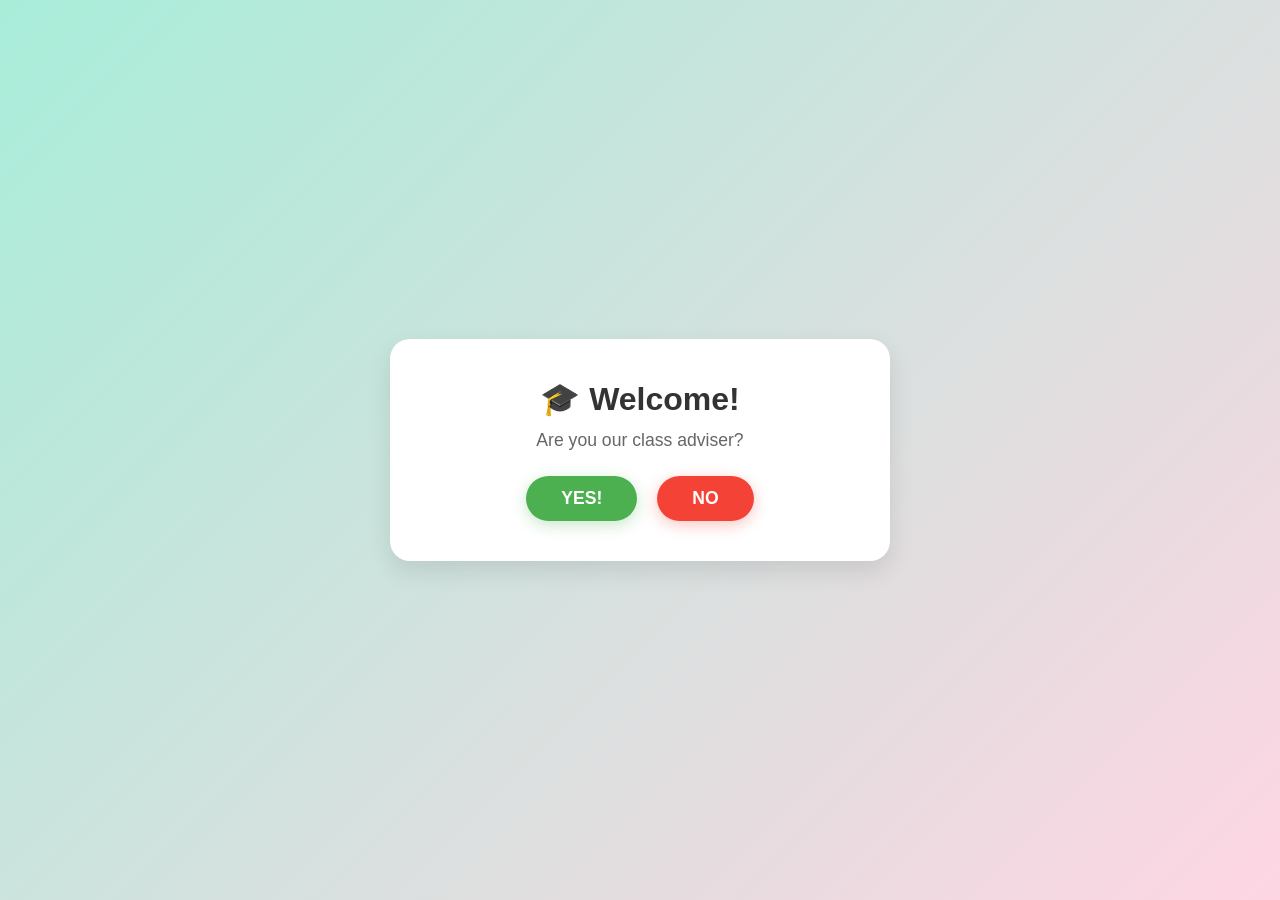
<file: index.html>
<!DOCTYPE html>
<html lang="en">
<head>
    <meta charset="UTF-8">
    <meta name="viewport" content="width=device-width, initial-scale=1.0">
    <title>Happy Teachers' Day!</title>
    <link rel="stylesheet" href="style.css">
</head>
<body>

    <div class="card">
        <h1>🎓 Welcome!</h1>
        <p class="subtitle">Are you our class adviser?</p>
        
        <div class="btn-container">
            <a href="gender.html" class="btn btn-yes">YES!</a>
            <button class="btn btn-no" id="noBtn" onclick="moveButton()">NO</button>
        </div>
    </div>

    <script>
        // Fun interactive trick: moving the "NO" button if clicked
        function moveButton() {
            const btn = document.getElementById('noBtn');
            const x = Math.random() * (window.innerWidth - 100);
            const y = Math.random() * (window.innerHeight - 50);
            btn.style.position = 'absolute';
            btn.style.left = x + 'px';
            btn.style.top = y + 'px';
        }
    </script>
</body>
</html>
</file>
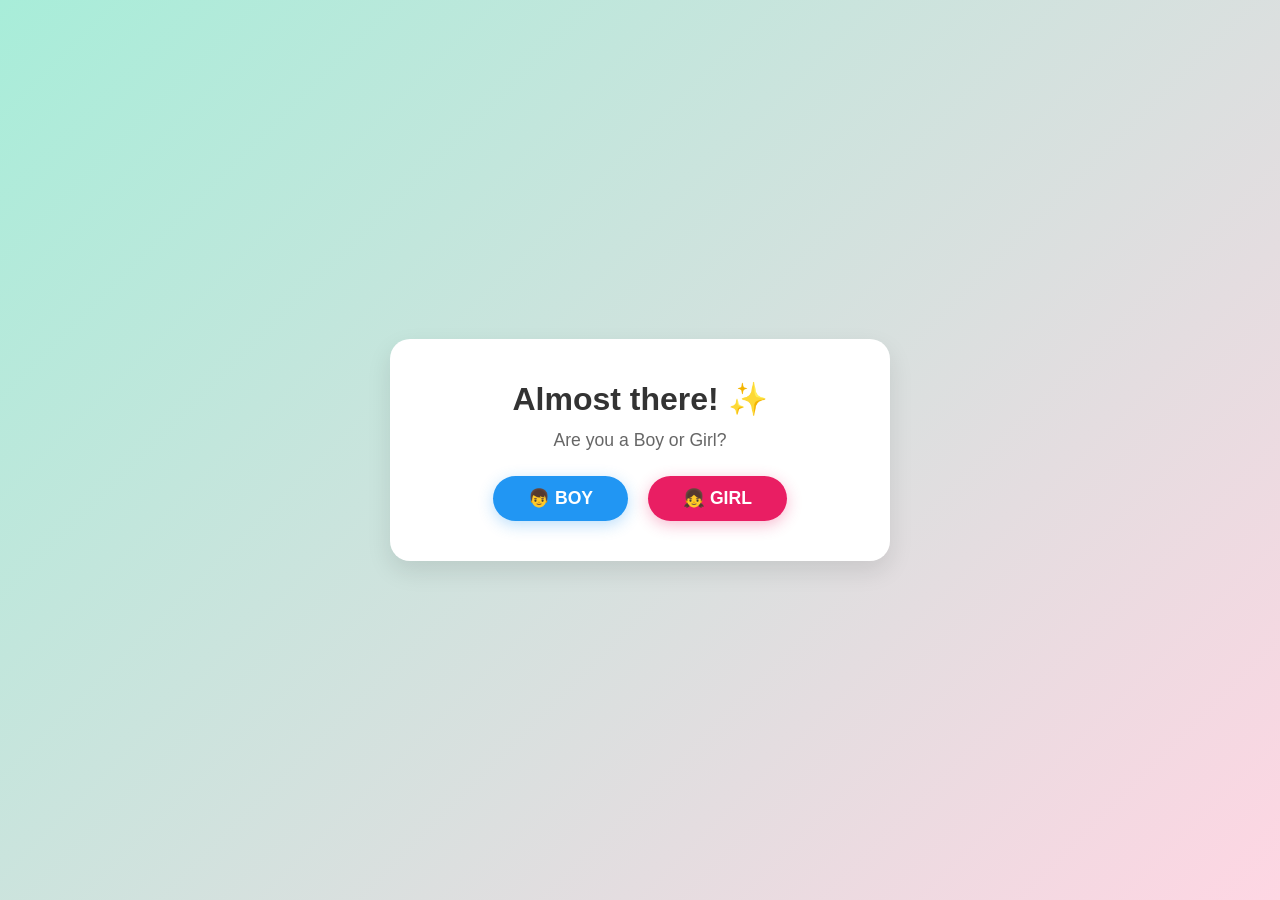
<file: gender.html>
<!DOCTYPE html>
<html lang="en">
<head>
    <meta charset="UTF-8">
    <meta name="viewport" content="width=device-width, initial-scale=1.0">
    <title>Select Gender</title>
    <link rel="stylesheet" href="style.css">
</head>
<body>

    <div class="card">
        <h1>Almost there! ✨</h1>
        <p class="subtitle">Are you a Boy or Girl?</p>
        
        <div class="btn-container">
            <a href="male.html" class="btn btn-boy">👦 BOY</a>
            <a href="female.html" class="btn btn-girl">👧 GIRL</a>
        </div>
    </div>

</body>
</html>
</file>
<file: style.css>
* {
    margin: 0;
    padding: 0;
    box-sizing: border-box;
    font-family: 'Poppins', 'Segoe UI', Tahoma, Geneva, Verdana, sans-serif;
}

body {
    background: linear-gradient(135deg, #a8edd9 0%, #fed6e3 100%);
    min-height: 100vh;
    display: flex;
    justify-content: center;
    align-items: center;
    text-align: center;
    padding: 20px;
}

.card {
    background: #ffffff;
    border-radius: 20px;
    padding: 40px 30px;
    max-width: 500px;
    width: 100%;
    box-shadow: 0 10px 25px rgba(0, 0, 0, 0.1);
    animation: fadeIn 0.8s ease-in-out;
}

h1 {
    color: #333;
    font-size: 2rem;
    margin-bottom: 25px;
    line-height: 1.3;
}

.subtitle {
    color: #666;
    margin-top: -15px;
    margin-bottom: 25px;
    font-size: 1.1rem;
}

.btn-container {
    display: flex;
    justify-content: center;
    gap: 20px;
    margin-top: 20px;
    flex-wrap: wrap;
}

.btn {
    padding: 12px 35px;
    font-size: 1.1rem;
    font-weight: 600;
    border: none;
    border-radius: 30px;
    cursor: pointer;
    text-decoration: none;
    transition: all 0.3s ease;
    display: inline-block;
}

.btn-yes, .btn-primary {
    background-color: #4CAF50;
    color: white;
    box-shadow: 0 4px 15px rgba(76, 175, 80, 0.3);
}

.btn-yes:hover, .btn-primary:hover {
    background-color: #45a049;
    transform: translateY(-3px);
}

.btn-boy {
    background-color: #2196F3;
    color: white;
    box-shadow: 0 4px 15px rgba(33, 150, 243, 0.3);
}

.btn-boy:hover {
    background-color: #0b7dda;
    transform: translateY(-3px);
}

.btn-girl {
    background-color: #E91E63;
    color: white;
    box-shadow: 0 4px 15px rgba(233, 30, 99, 0.3);
}

.btn-girl:hover {
    background-color: #d81b60;
    transform: translateY(-3px);
}

.btn-no {
    background-color: #f44336;
    color: white;
    box-shadow: 0 4px 15px rgba(244, 67, 54, 0.3);
}

.message-box {
    text-align: left;
    background: #fdfbf7;
    padding: 20px;
    border-left: 5px solid #ffb703;
    border-radius: 8px;
    margin: 20px 0;
    line-height: 1.6;
    color: #444;
}

.teacher-photo {
    width: 150px;
    height: 150px;
    border-radius: 50%;
    object-fit: cover;
    margin-bottom: 20px;
    border: 4px solid #fff;
    box-shadow: 0 4px 10px rgba(0, 0, 0, 0.15);
}

@keyframes fadeIn {
    from { opacity: 0; transform: translateY(15px); }
    to { opacity: 1; transform: translateY(0); }
}
</file>
